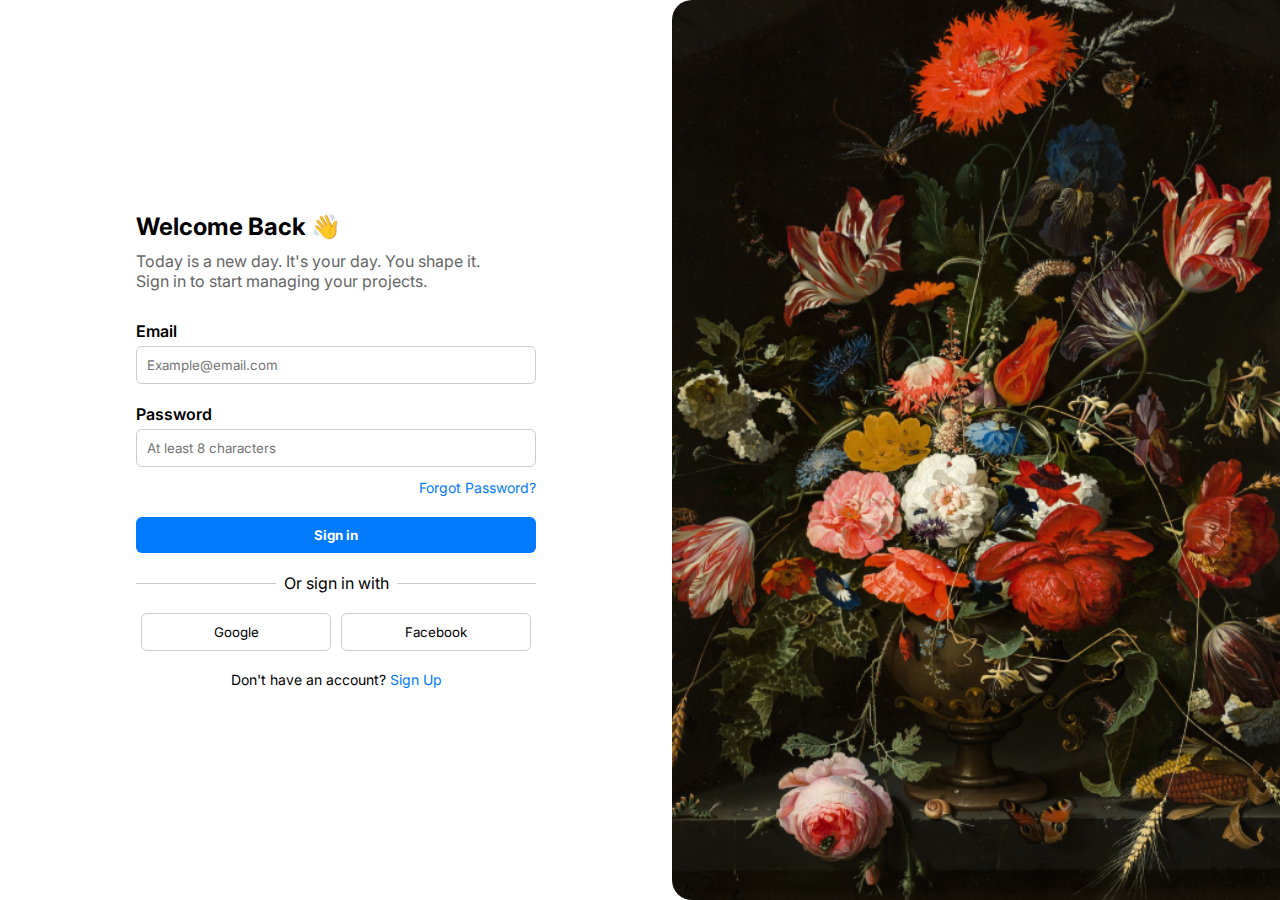
<file: login.html>
<!DOCTYPE html>
<html lang="en">

<head>
  <meta charset="UTF-8">
  <meta name="viewport" content="width=device-width, initial-scale=1.0">
  <title>Login Page</title>
  <link href="https://fonts.googleapis.com/css2?family=Inter:wght@400;600&display=swap" rel="stylesheet">
  <style>
    * {
      margin: 0;
      padding: 0;
      box-sizing: border-box;
      font-family: 'Inter', sans-serif;
    }

    body {
      display: flex;
      height: 100vh;
    }

    .left-panel {
      flex: 1;
      display: flex;
      align-items: center;
      justify-content: center;
      padding: 2rem;
    }

    .form-container {
      max-width: 400px;
      width: 100%;
    }

    .form-container h2 {
      font-size: 24px;
      margin-bottom: 10px;
    }

    .form-container p {
      color: #666;
      margin-bottom: 30px;
    }

    label {
      display: block;
      font-weight: 600;
      margin: 10px 0 5px;
    }

    input[type="email"],
    input[type="password"] {
      width: 100%;
      padding: 10px;
      border: 1px solid #ccc;
      border-radius: 6px;
      margin-bottom: 10px;
    }

    .forgot-password {
      text-align: right;
      margin-bottom: 20px;
    }

    .forgot-password a {
      text-decoration: none;
      color: #007bff;
      font-size: 14px;
    }

    .sign-in-btn {
      width: 100%;
      padding: 10px;
      background-color: #007bff;
      color: white;
      border: none;
      border-radius: 6px;
      font-weight: bold;
      cursor: pointer;
    }

    .or-divider {
      display: flex;
      align-items: center;
      text-align: center;
      margin: 20px 0;
    }

    .or-divider::before,
    .or-divider::after {
      content: '';
      flex: 1;
      border-bottom: 1px solid #ccc;
    }

    .or-divider:not(:empty)::before {
      margin-right: .5em;
    }

    .or-divider:not(:empty)::after {
      margin-left: .5em;
    }

    .social-buttons {
      display: flex;
      justify-content: space-between;
    }

    .social-buttons button {
      flex: 1;
      margin: 0 5px;
      padding: 10px;
      border: 1px solid #ccc;
      border-radius: 6px;
      background: white;
      cursor: pointer;
    }

    .signup-link {
      text-align: center;
      margin-top: 20px;
      font-size: 14px;
    }

    .signup-link a {
      color: #007bff;
      text-decoration: none;
    }

    .right-panel {
      flex: 1;
      background-image: url(flowers.png);
      background-size: cover;
      background-position: center;
      border-radius: 20px 0 0 20px;
    }
  </style>
</head>

<body>
  <div class="left-panel">
    <div class="form-container">
      <h2>Welcome Back <span>👋</span></h2>
      <p>Today is a new day. It's your day. You shape it. <br>Sign in to start managing your projects.</p>
      <form id="loginForm">
        <label for="email">Email</label>
        <input type="email" id="email" placeholder="Example@email.com" required>

        <label for="password">Password</label>
        <input type="password" id="password" placeholder="At least 8 characters" required>

        <div class="forgot-password">
          <a href="#">Forgot Password?</a>
        </div>

        <button type="submit" class="sign-in-btn">Sign in</button>
      </form>

      <div class="or-divider">Or sign in with</div>

      <div class="social-buttons">
        <button onclick="socialSignIn('Google')">Google</button>
        <button onclick="socialSignIn('Facebook')">Facebook</button>
      </div>

      <div class="signup-link">
        Don't have an account? <a href="register.html">Sign Up</a>
      </div>
    </div>
  </div>

  <div class="right-panel"></div>

  <script>
    const validEmail = "test@example.com";
    const validPassword = "password123";

    document.getElementById("loginForm").addEventListener("submit", function (e) {
      e.preventDefault();
      const email = document.getElementById("email").value.trim();
      const password = document.getElementById("password").value;

      if (email === validEmail && password === validPassword) {
        window.location.href = "index.html";
      } else {
        alert("Invalid email or password.\\nHint: test@example.com / password123");
      }
    });

    function socialSignIn(platform) {
      alert(`Redirecting to ${platform} sign-in...`);
    }
  </script>
</body>
</html>
</file>
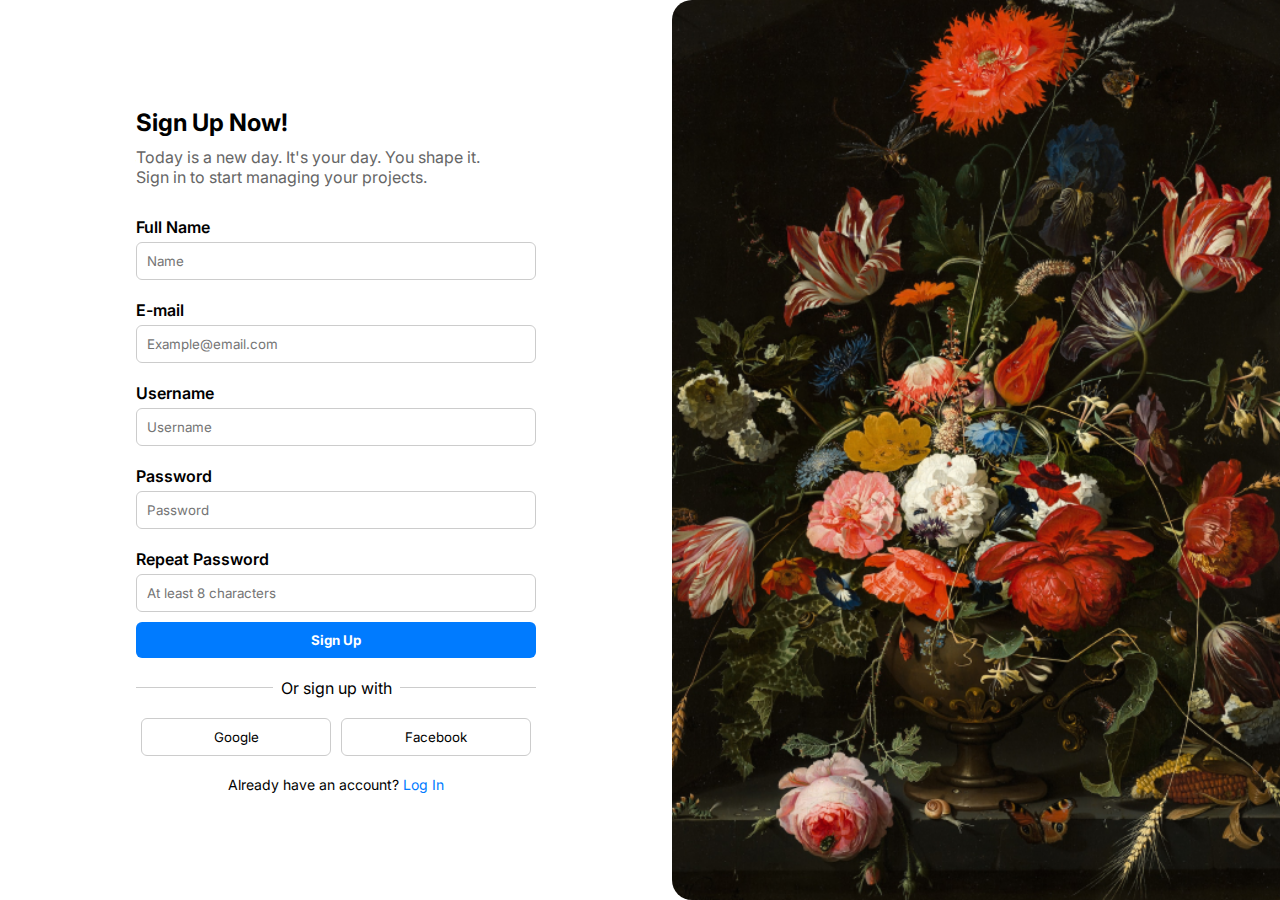
<file: register.html>
<!DOCTYPE html>
<html lang="en">
<head>
  <meta charset="UTF-8" />
  <meta name="viewport" content="width=device-width, initial-scale=1.0"/>
  <title>Register</title>
  <link href="https://fonts.googleapis.com/css2?family=Inter:wght@400;600&display=swap" rel="stylesheet">
<link rel="stylesheet" href="register.css">
</head>
<body>
  <div class="left-panel">
    <div class="form-container">
      <h2>Sign Up Now!</h2>
      <p>Today is a new day. It's your day. You shape it.<br>Sign in to start managing your projects.</p>
      <form id="registerForm">
        <label for="fullname">Full Name</label>
        <input type="text" id="fullname" placeholder="Name" required />

        <label for="email">E-mail</label>
        <input type="email" id="email" placeholder="Example@email.com" required />

        <label for="username">Username</label>
        <input type="text" id="username" placeholder="Username" required />

        <label for="password">Password</label>
        <input type="password" id="password" placeholder="Password" required />

        <label for="repeatPassword">Repeat Password</label>
        <input type="password" id="repeatPassword" placeholder="At least 8 characters" required />

        <button type="submit" class="sign-up-btn">Sign Up</button>
      </form>

      <div class="or-divider">Or sign up with</div>

      <div class="social-buttons">
        <button>Google</button>
        <button>Facebook</button>
      </div>

      <div class="login-link">
        Already have an account? <a href="login.html">Log In</a>
      </div>
    </div>
  </div>

  <div class="right-panel"></div>
</body>
</html>
</file>
<file: register.css>
* {
      margin: 0;
      padding: 0;
      box-sizing: border-box;
      font-family: 'Inter', sans-serif;
    }

    body {
      display: flex;
      height: 100vh;
    }

    .left-panel {
      flex: 1;
      display: flex;
      align-items: center;
      justify-content: center;
      padding: 2rem;
    }

    .form-container {
      max-width: 400px;
      width: 100%;
    }

    .form-container h2 {
      font-size: 24px;
      margin-bottom: 10px;
    }

    .form-container p {
      color: #666;
      margin-bottom: 30px;
    }

    label {
      display: block;
      font-weight: 600;
      margin: 10px 0 5px;
    }

    input[type="text"],
    input[type="email"],
    input[type="password"] {
      width: 100%;
      padding: 10px;
      border: 1px solid #ccc;
      border-radius: 6px;
      margin-bottom: 10px;
    }

    .sign-up-btn {
      width: 100%;
      padding: 10px;
      background-color: #007bff;
      color: white;
      border: none;
      border-radius: 6px;
      font-weight: bold;
      cursor: pointer;
    }

    .or-divider {
      display: flex;
      align-items: center;
      text-align: center;
      margin: 20px 0;
    }

    .or-divider::before,
    .or-divider::after {
      content: '';
      flex: 1;
      border-bottom: 1px solid #ccc;
    }

    .or-divider:not(:empty)::before {
      margin-right: .5em;
    }

    .or-divider:not(:empty)::after {
      margin-left: .5em;
    }

    .social-buttons {
      display: flex;
      justify-content: space-between;
    }

    .social-buttons button {
      flex: 1;
      margin: 0 5px;
      padding: 10px;
      border: 1px solid #ccc;
      border-radius: 6px;
      background: white;
      cursor: pointer;
    }

    .login-link {
      text-align: center;
      margin-top: 20px;
      font-size: 14px;
    }

    .login-link a {
      color: #007bff;
      text-decoration: none;
    }

    .right-panel {
      flex: 1;
      background-image: url(flowers.png);
      background-size: cover;
      background-position: center;
      border-radius: 20px 0 0 20px;
    }
</file>
